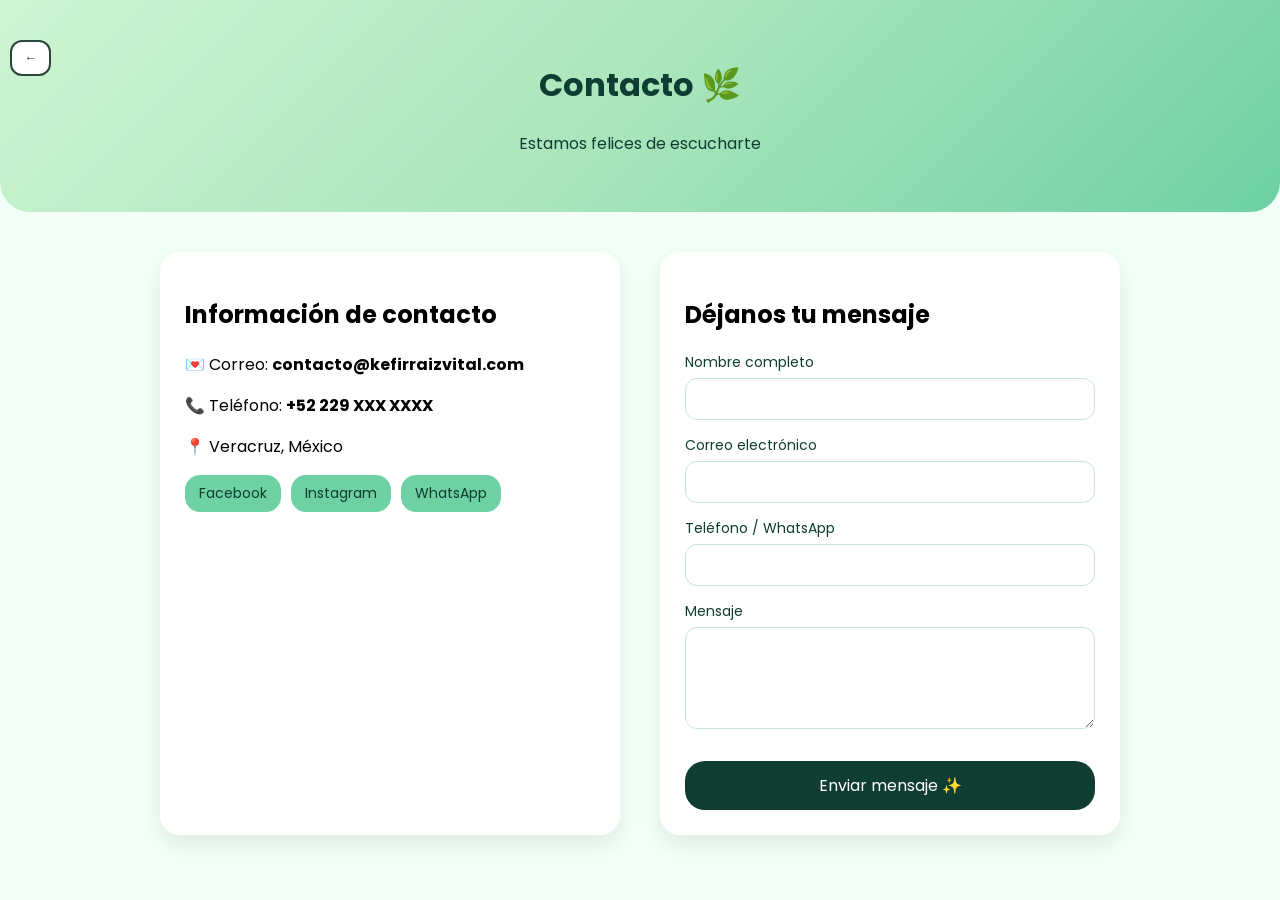
<file: contacto.html>
<!DOCTYPE html>
<html lang="es">
<head>
  <meta charset="UTF-8">
  <title>Contacto – Kéfir Raíz Vital</title>
  <meta name="viewport" content="width=device-width, initial-scale=1.0">

  <link rel="stylesheet" href="css/styles_contacto.css">
  <link rel="preconnect" href="https://fonts.googleapis.com">
  <link rel="preconnect" href="https://fonts.gstatic.com" crossorigin>
  <link href="https://fonts.googleapis.com/css2?family=Poppins:wght@300;400;600&display=swap" rel="stylesheet">
</head>
<body>

  <!-- 🧡 HEADER -->
  <header class="contact-header">
    <button class="btn-back" onclick="window.location.href='/menuPrincipal.html'">←</button>
    <h1>Contacto 🌿</h1>
    <p>Estamos felices de escucharte</p>
  </header>

  <!-- 🌿 CONTENEDOR GENERAL -->
  <section class="contact-container">

    <!-- INFO -->
    <div class="contact-info">
      <h2>Información de contacto</h2>
      <p>💌 Correo: <strong>contacto@kefirraizvital.com</strong></p>
      <p>📞 Teléfono: <strong>+52 229 XXX XXXX</strong></p>
      <p>📍 Veracruz, México</p>

      <div class="social-links">
        <a href="#" class="social-btn">Facebook</a>
        <a href="#" class="social-btn">Instagram</a>
        <a href="#" class="social-btn">WhatsApp</a>
      </div>
    </div>

    <!-- FORMULARIO -->
    <form class="contact-form" onsubmit="enviarMensaje(event)">
      <h2>Déjanos tu mensaje</h2>

      <div class="input-group">
        <label>Nombre completo</label>
        <input type="text" id="nombre" required>
      </div>

      <div class="input-group">
        <label>Correo electrónico</label>
        <input type="email" id="email" required>
      </div>

      <div class="input-group">
        <label>Teléfono / WhatsApp</label>
        <input type="tel" id="telefono">
      </div>

      <div class="input-group">
        <label>Mensaje</label>
        <textarea rows="4" id="mensaje" required></textarea>
      </div>

      <button type="submit" class="send-btn">Enviar mensaje ✨</button>
    </form>

  </section>

  <script src="js/contacto.js"></script>
</body>
</html>
</file>
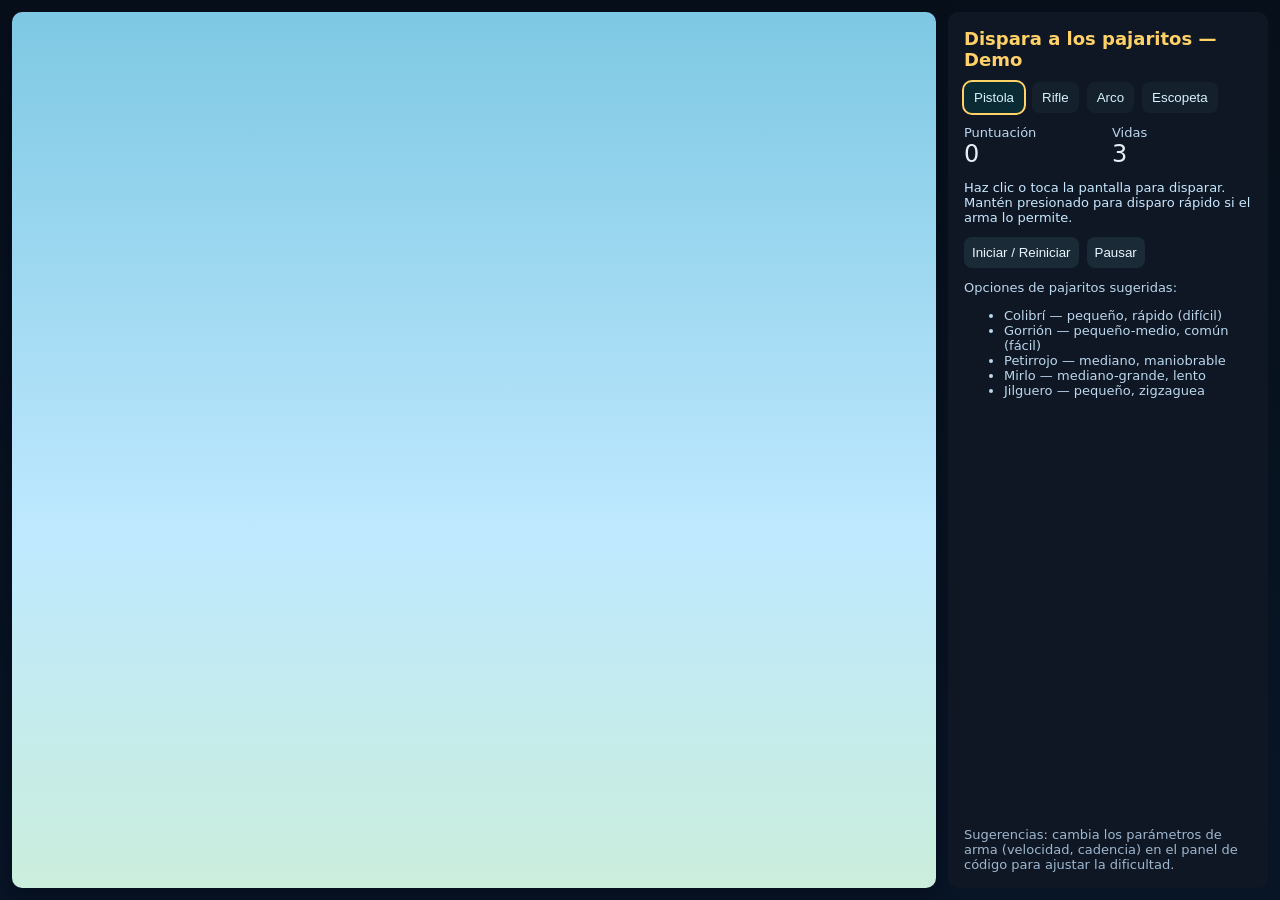
<file: JUEGO.HTML>
<!doctype html>
<html lang="es">
<head>
  <meta charset="utf-8" />
  <meta name="viewport" content="width=device-width,initial-scale=1" />
  <title>Juego: Dispara a los pajaritos (Demo)</title>
  <style>
    :root{--bg:#0b1220;--panel:#0f1724;--accent:#ffd166}
    html,body{height:100%;margin:0;font-family:Inter,system-ui,Segoe UI,Arial}
    .wrap{display:grid;grid-template-columns:1fr 320px;gap:12px;height:100%;padding:12px;box-sizing:border-box;background:linear-gradient(180deg,#07101a 0%, #081526 100%)}
    canvas{background:linear-gradient(180deg,#7ec8e3 0%, #bfe9ff 60%, #cbeedc 100%);border-radius:10px;box-shadow:0 6px 20px rgba(2,6,23,0.6);width:100%;height:100%;display:block}
    .panel{background:var(--panel);color:#e6eef6;padding:16px;border-radius:10px;display:flex;flex-direction:column;gap:12px}
    h1{font-size:18px;margin:0;color:var(--accent)}
    .row{display:flex;gap:8px;align-items:center}
    .weapons button{padding:8px 10px;border-radius:8px;border:0;background:#14202b;color:#d7f1ff;cursor:pointer}
    .weapons button.active{outline:2px solid var(--accent);background:#0b2b34}
    .stats{display:grid;grid-template-columns:1fr 1fr;gap:8px}
    .small{font-size:13px;color:#bcd7ee}
    .controls button{padding:8px;border-radius:8px;border:0;background:#1a2a36;color:#e9f6ff;cursor:pointer}
    .footer{margin-top:auto;font-size:13px;color:#9fb7cf}
    .hint{font-size:13px;color:#c8e8ff}
    @media (max-width:900px){.wrap{grid-template-columns:1fr} .panel{order:2;height:260px}}
  </style>
</head>
<body>
  <div class="wrap">
    <canvas id="game"></canvas>
    <div class="panel">
      <h1>Dispara a los pajaritos — Demo</h1>
      <div class="row weapons" id="weapons"></div>

      <div class="row stats">
        <div>
          <div class="small">Puntuación</div>
          <div id="score" style="font-size:24px">0</div>
        </div>
        <div>
          <div class="small">Vidas</div>
          <div id="lives" style="font-size:24px">3</div>
        </div>
      </div>

      <div class="row hint">Haz clic o toca la pantalla para disparar. Mantén presionado para disparo rápido si el arma lo permite.</div>

      <div class="row controls">
        <button id="startBtn">Iniciar / Reiniciar</button>
        <button id="pauseBtn">Pausar</button>
      </div>

      <div>
        <div class="small">Opciones de pajaritos sugeridas:</div>
        <ul class="small">
          <li>Colibrí — pequeño, rápido (difícil)</li>
          <li>Gorrión — pequeño-medio, común (fácil)</li>
          <li>Petirrojo — mediano, maniobrable</li>
          <li>Mirlo — mediano-grande, lento</li>
          <li>Jilguero — pequeño, zigzaguea</li>
        </ul>
      </div>

      <div class="footer">Sugerencias: cambia los parámetros de arma (velocidad, cadencia) en el panel de código para ajustar la dificultad.</div>
    </div>
  </div>

<script>
// --- Configuración de armas disponibles ---
const WEAPONS = [
  { id:'pistola', label:'Pistola', fireRate: 300, bulletSpeed: 900, bulletSize:6, auto:false },
  { id:'rifle', label:'Rifle', fireRate: 120, bulletSpeed: 1200, bulletSize:4, auto:true },
  { id:'arco', label:'Arco', fireRate: 700, bulletSpeed:700, bulletSize:8, auto:false },
  { id:'escopeta', label:'Escopeta', fireRate:900, bulletSpeed:700, bulletSize:5, auto:false, pellets:5 }
];

// --- Canvas y dimensiones ---
const canvas = document.getElementById('game');
const ctx = canvas.getContext('2d');
let W = 800, H = 600;
function resize(){
  const rect = canvas.getBoundingClientRect();
  canvas.width = Math.max(600, rect.width * devicePixelRatio);
  canvas.height = Math.max(400, (rect.height || (window.innerHeight-40)) * devicePixelRatio);
  canvas.style.width = rect.width + 'px';
  canvas.style.height = rect.height + 'px';
  W = canvas.width; H = canvas.height;
}
window.addEventListener('resize', resize);
resize();

// --- Estado del juego ---
let birds = [];
let bullets = [];
let explosions = [];
let score = 0;
let lives = 3;
let running = false;
let lastTime = 0;
let currentWeapon = WEAPONS[0];
let mouseDown = false;
let lastFire = 0;

// --- Creación UI armas ---
const weaponsDiv = document.getElementById('weapons');
WEAPONS.forEach(w => {
  const b = document.createElement('button');
  b.textContent = w.label;
  b.onclick = () => { selectWeapon(w.id); };
  b.id = 'w-'+w.id;
  weaponsDiv.appendChild(b);
});
function selectWeapon(id){
  currentWeapon = WEAPONS.find(x=>x.id===id) || WEAPONS[0];
  WEAPONS.forEach(w=>document.getElementById('w-'+w.id).classList.toggle('active', w.id===id));
}
selectWeapon('pistola');

// --- Utilidades ---
function rand(min,max){return Math.random()*(max-min)+min}
function now(){return performance.now();}

// --- Definición de pajaritos ---
const BIRD_TYPES = [
  {type:'colibri', size:12, speed:240, score:30, color:'#ff6b6b', pattern:'zigzag'},
  {type:'gorrion', size:18, speed:140, score:10, color:'#444444', pattern:'straight'},
  {type:'petirrojo', size:20, speed:160, score:15, color:'#d96b3d', pattern:'weave'},
  {type:'mirlo', size:28, speed:90, score:8, color:'#0b1724', pattern:'straight'},
  {type:'jilguero', size:14, speed:200, score:20, color:'#ffd166', pattern:'zigzag'}
];

function spawnBird(){
  const t = BIRD_TYPES[Math.floor(Math.random()*BIRD_TYPES.length)];
  const y = rand(H*0.1, H*0.5);
  const fromLeft = Math.random() < 0.5;
  birds.push({
    x: fromLeft ? -50 : W+50,
    y,
    vx: (fromLeft?1:-1) * t.speed * (0.6 + Math.random()*0.8),
    vy:0,
    size: t.size * (0.9 + Math.random()*0.3),
    color: t.color,
    type: t.type,
    score:t.score,
    pattern: t.pattern,
    alive:true,
    wobble: Math.random()*1000
  });
}

// spawn inicial
for(let i=0;i<5;i++) spawnBird();

// --- Lógica de disparo ---
canvas.addEventListener('pointerdown', e=>{ mouseDown = true; fire(e); });
canvas.addEventListener('pointerup', ()=>{ mouseDown=false; });
canvas.addEventListener('pointercancel', ()=>{ mouseDown=false; });
canvas.addEventListener('pointermove', e=>{ if(mouseDown && currentWeapon.auto) fire(e); });

function fire(e){
  const t = now();
  if(t - lastFire < currentWeapon.fireRate) return;
  lastFire = t;
  const rect = canvas.getBoundingClientRect();
  const px = (e.clientX - rect.left) * devicePixelRatio;
  const py = (e.clientY - rect.top) * devicePixelRatio;

  const originX = W/2; // fire from bottom center
  const originY = H - 40*devicePixelRatio;

  if(currentWeapon.pellets){
    for(let i=0;i<currentWeapon.pellets;i++){
      const angle = Math.atan2(py-originY, px-originX) + (rand(-0.18,0.18));
      bullets.push({x:originX,y:originY,vx:Math.cos(angle)*currentWeapon.bulletSpeed, vy:Math.sin(angle)*currentWeapon.bulletSpeed, size:currentWeapon.bulletSize});
    }
  } else {
    const angle = Math.atan2(py-originY, px-originX);
    bullets.push({x:originX,y:originY,vx:Math.cos(angle)*currentWeapon.bulletSpeed, vy:Math.sin(angle)*currentWeapon.bulletSpeed, size:currentWeapon.bulletSize});
  }
  // sonido simple
  try{ const osc = new (window.AudioContext||window.webkitAudioContext)(); const o = osc.createOscillator(); const g = osc.createGain(); o.type='sine'; o.frequency.value=600; o.connect(g); g.connect(osc.destination); g.gain.value=0.02; o.start(); o.stop(osc.currentTime+0.05); }
  catch(err){}
}

// --- Actualización y colisiones ---
function update(dt){
  // birds
  for(const b of birds){
    if(!b.alive) continue;
    // movement patterns
    if(b.pattern==='zigzag'){
      b.wobble += dt*0.003;
      b.y += Math.sin(b.wobble*3)*0.6*devicePixelRatio;
    } else if(b.pattern==='weave'){
      b.wobble += dt*0.0025;
      b.y += Math.sin(b.wobble*2)*1.2*devicePixelRatio;
    }
    b.x += b.vx * dt/1000;
    // leave screen -> lose life
    if(b.x < -200 || b.x > W + 200){
      b.alive = false;
      lives = Math.max(0, lives-1);
      document.getElementById('lives').textContent = lives;
      setTimeout(()=>spawnBird(), 800);
    }
  }

  // bullets
  for(const bl of bullets){
    bl.x += bl.vx * dt/1000;
    bl.y += bl.vy * dt/1000;
  }

  // collisions: bullet vs bird
  for(const bl of bullets){
    for(const b of birds){
      if(!b.alive) continue;
      const dx = bl.x - b.x; const dy = bl.y - b.y;
      const dist = Math.sqrt(dx*dx + dy*dy);
      if(dist < bl.size + b.size){
        // hit!
        b.alive = false;
        explosions.push({x:b.x,y:b.y,t:0});
        score += b.score;
        document.getElementById('score').textContent = score;
        // small removal of bullet
        bl.dead = true;
        setTimeout(()=>spawnBird(), 400);
      }
    }
  }

  // remove offscreen or dead bullets
  bullets = bullets.filter(b=>!b.dead && b.x > -200 && b.x < W+200 && b.y > -200 && b.y < H+200);

  // explosions timing
  for(const ex of explosions) ex.t += dt;
  explosions = explosions.filter(ex=>ex.t < 700);
}

// --- Dibujado ---
function draw(){
  // clear
  ctx.clearRect(0,0,W,H);

  // sky gradient already via canvas background CSS, but we'll draw ground
  const groundH = 60*devicePixelRatio;
  ctx.fillStyle = '#5aa27f';
  ctx.fillRect(0,H-groundH,W,groundH);

  // birds
  for(const b of birds){
    if(!b.alive) continue;
    drawBird(b.x,b.y,b.size,b.color,b.type);
  }

  // bullets
  for(const bl of bullets){
    ctx.beginPath();
    ctx.fillStyle = '#111';
    ctx.arc(bl.x, bl.y, bl.size, 0, Math.PI*2);
    ctx.fill();
  }

  // explosions
  for(const ex of explosions){
    const p = ex.t/700;
    ctx.beginPath();
    ctx.fillStyle = 'rgba(255,200,60,'+(1-p)+')';
    ctx.arc(ex.x, ex.y, 10 + 40*p, 0, Math.PI*2);
    ctx.fill();
  }

  // HUD: weapon and origin
  ctx.fillStyle = '#071726';
  ctx.beginPath();
  ctx.arc(W/2, H-40*devicePixelRatio, 22*devicePixelRatio, 0, Math.PI*2);
  ctx.fill();
  ctx.fillStyle = '#fff';
  ctx.font = (14*devicePixelRatio)+'px sans-serif';
  ctx.textAlign = 'center';
  ctx.fillText(currentWeapon.label, W/2, H-12*devicePixelRatio);
}

function drawBird(x,y,size,color,type){
  // simple stylized bird: body (ellipse), wing and eye
  ctx.save();
  ctx.translate(x,y);
  ctx.scale(1,1);
  // body
  ctx.beginPath();
  ctx.ellipse(0,0,size*0.9,size*0.6,0,0,Math.PI*2);
  ctx.fillStyle = color;
  ctx.fill();
  // wing
  ctx.beginPath();
  ctx.ellipse(-size*0.1,0,size*0.6,size*0.35, -0.7,0,Math.PI*2);
  ctx.fillStyle = shade(color, -20);
  ctx.fill();
  // beak
  ctx.beginPath();
  ctx.moveTo(size*0.8,0);
  ctx.lineTo(size*1.2, -size*0.2);
  ctx.lineTo(size*1.2, size*0.2);
  ctx.closePath();
  ctx.fillStyle = '#f2b66a';
  ctx.fill();
  // eye
  ctx.beginPath(); ctx.arc(size*0.25, -size*0.15, Math.max(1, size*0.08),0,Math.PI*2); ctx.fillStyle='#000'; ctx.fill();
  ctx.restore();
}

function shade(hex, percent) {
  // simple hex shading
  try{
    const h = hex.replace('#','');
    const num = parseInt(h,16);
    let r = (num >> 16) + percent; if(r>255) r=255; if(r<0) r=0;
    let g = ((num >> 8) & 0x00FF) + percent; if(g>255) g=255; if(g<0) g=0;
    let b = (num & 0x0000FF) + percent; if(b>255) b=255; if(b<0) b=0;
    return '#'+( (r<<16) | (g<<8) | b ).toString(16).padStart(6,'0');
  } catch(e){ return hex; }
}

// --- Loop principal ---
function loop(ts){
  if(!lastTime) lastTime = ts;
  const dt = Math.min(40, ts - lastTime);
  lastTime = ts;
  if(running){
    update(dt);
    draw();
  }
  requestAnimationFrame(loop);
}
requestAnimationFrame(loop);

// --- UI control botones ---
document.getElementById('startBtn').addEventListener('click', ()=>{
  score = 0; lives = 3; birds = []; bullets = []; explosions = [];
  for(let i=0;i<5;i++) spawnBird();
  document.getElementById('score').textContent = score;
  document.getElementById('lives').textContent = lives;
  running = true; lastTime = 0;
});

const pauseBtn = document.getElementById('pauseBtn');
pauseBtn.addEventListener('click', ()=>{ running = !running; pauseBtn.textContent = running ? 'Pausar' : 'Reanudar'; });

// --- Respawn constante ---
setInterval(()=>{ if(running && birds.length < 6) spawnBird(); }, 1400);

// Inicia auto-resize y loop
resize();

</script>
</body>
</html>
</file>
<file: css/styles_contacto.css>
* {
  font-family: 'Poppins', sans-serif;
  box-sizing: border-box;
}

body {
  margin: 0;
  background: #f2fff6;
}

.contact-header {
  text-align: center;
  padding: 40px 20px;
  background: linear-gradient(135deg, #CFF4D2, #A9E5BB, #6DD1A3);
  color: #0F3D32;
  border-bottom-left-radius: 30px;
  border-bottom-right-radius: 30px;
}

.contact-container {
  max-width: 1000px;
  margin: auto;
  padding: 40px 20px;
  display: flex;
  gap: 40px;
  flex-wrap: wrap;
}

/* INFO */
.contact-info {
  flex: 1 1 300px;
  background: white;
  padding: 25px;
  border-radius: 20px;
  box-shadow: 0 10px 25px rgba(0,0,0,0.08);
}

.social-links {
  margin-top: 15px;
  display: flex;
  gap: 10px;
}

.social-btn {
  padding: 8px 14px;
  background: #6DD1A3;
  color: #0F3D32;
  text-decoration: none;
  border-radius: 15px;
  font-size: 14px;
}

/* FORM */
.contact-form {
  flex: 1 1 300px;
  background: white;
  padding: 25px;
  border-radius: 20px;
  box-shadow: 0 10px 25px rgba(0,0,0,0.08);
}

.input-group {
  margin-bottom: 15px;
}

label {
  font-size: 14px;
  color: #0F3D32;
  margin-bottom: 5px;
  display: block;
}

input, textarea {
  width: 100%;
  padding: 10px;
  border-radius: 12px;
  border: 1px solid #c4e9d3;
  outline: none;
}

input:focus, textarea:focus {
  border-color: #6DD1A3;
}

.send-btn {
  width: 100%;
  padding: 12px;
  background: #0F3D32;
  color: white;
  border: none;
  border-radius: 20px;
  cursor: pointer;
  font-size: 16px;
  margin-top: 10px;
}

.send-btn:hover {
  background: #137a61;
}

/* RESPONSIVE */
@media (max-width: 768px) {
  .contact-container {
    flex-direction: column;
  }
}

  .btn-back {
  position: absolute;
  left: 10px;
  padding: 6px 12px;
  border: 2px solid #2c463b;
  background: #ffffff;
  color: #2c463b;
  border-radius: 12px;
  cursor: pointer;
  font-weight: 600;
  transition: 0.25s;
  }

.btn-back:hover {
  background-color: #C1E8D0;
  transform: scale(1.08);
}
</file>
